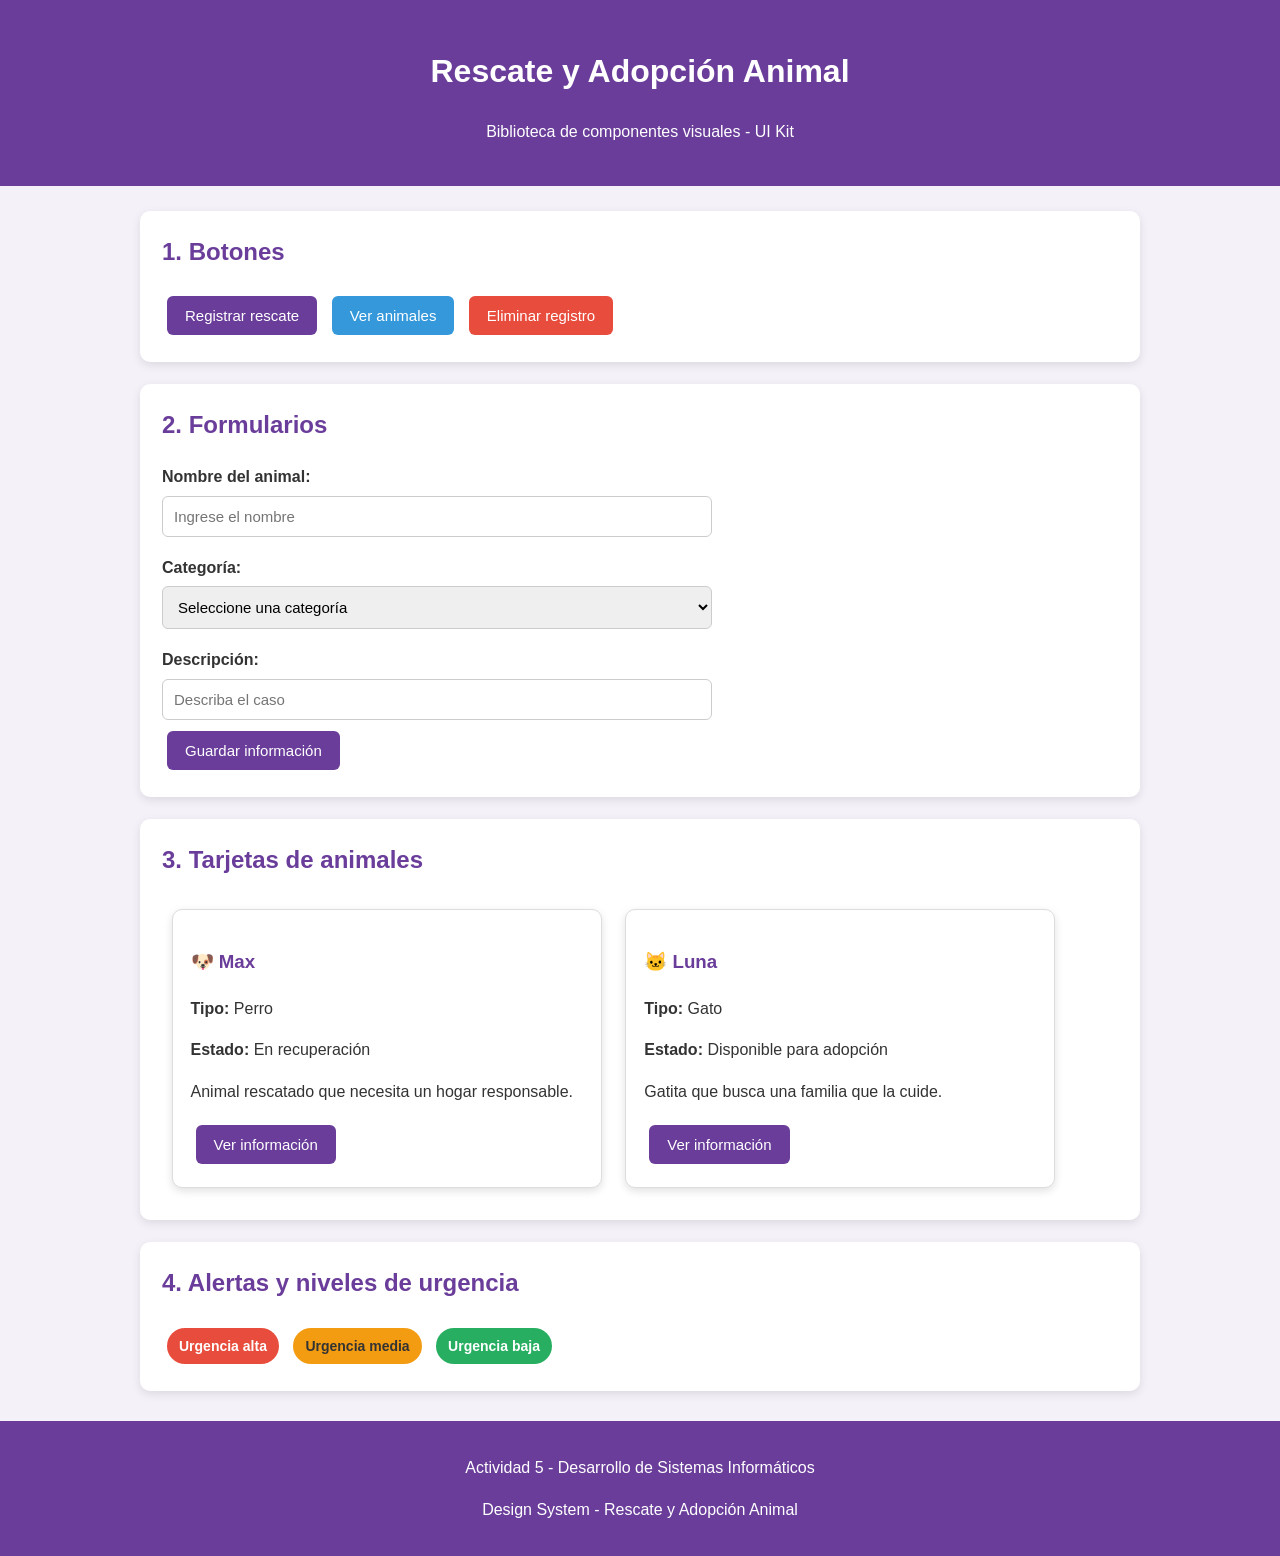
<file: index.html>
<!DOCTYPE html>
<html lang="es">
<head>
    <meta charset="UTF-8">
    <meta name="viewport" content="width=device-width, initial-scale=1.0">
    <title>UI Kit - Rescate Animal</title>
    <link rel="stylesheet" href="style.css">
</head>
<body>

    <header class="encabezado">
        <h1>Rescate y Adopción Animal</h1>
        <p>Biblioteca de componentes visuales - UI Kit</p>
    </header>

    <main class="contenedor">

        <section class="seccion">
            <h2>1. Botones</h2>
            <button class="btn btn-primario">Registrar rescate</button>
            <button class="btn btn-secundario">Ver animales</button>
            <button class="btn btn-peligro">Eliminar registro</button>
        </section>

        <section class="seccion">
            <h2>2. Formularios</h2>

            <form>
                <label for="nombre">Nombre del animal:</label>
                <input type="text" id="nombre" placeholder="Ingrese el nombre">

                <label for="categoria">Categoría:</label>
                <select id="categoria">
                    <option>Seleccione una categoría</option>
                    <option>Perro</option>
                    <option>Gato</option>
                    <option>Otro</option>
                </select>

                <label for="descripcion">Descripción:</label>
                <input type="text" id="descripcion" placeholder="Describa el caso">

                <button type="button" class="btn btn-primario">Guardar información</button>
            </form>
        </section>

        <section class="seccion">
            <h2>3. Tarjetas de animales</h2>

            <article class="tarjeta">
                <h3>🐶 Max</h3>
                <p><strong>Tipo:</strong> Perro</p>
                <p><strong>Estado:</strong> En recuperación</p>
                <p>Animal rescatado que necesita un hogar responsable.</p>
                <button class="btn btn-primario">Ver información</button>
            </article>

            <article class="tarjeta">
                <h3>🐱 Luna</h3>
                <p><strong>Tipo:</strong> Gato</p>
                <p><strong>Estado:</strong> Disponible para adopción</p>
                <p>Gatita que busca una familia que la cuide.</p>
                <button class="btn btn-primario">Ver información</button>
            </article>
        </section>

        <section class="seccion">
            <h2>4. Alertas y niveles de urgencia</h2>

            <span class="badge badge-alta">Urgencia alta</span>
            <span class="badge badge-media">Urgencia media</span>
            <span class="badge badge-baja">Urgencia baja</span>
        </section>

    </main>

    <footer class="pie">
        <p>Actividad 5 - Desarrollo de Sistemas Informáticos</p>
        <p>Design System - Rescate y Adopción Animal</p>
    </footer>

</body>
</html>
</file>
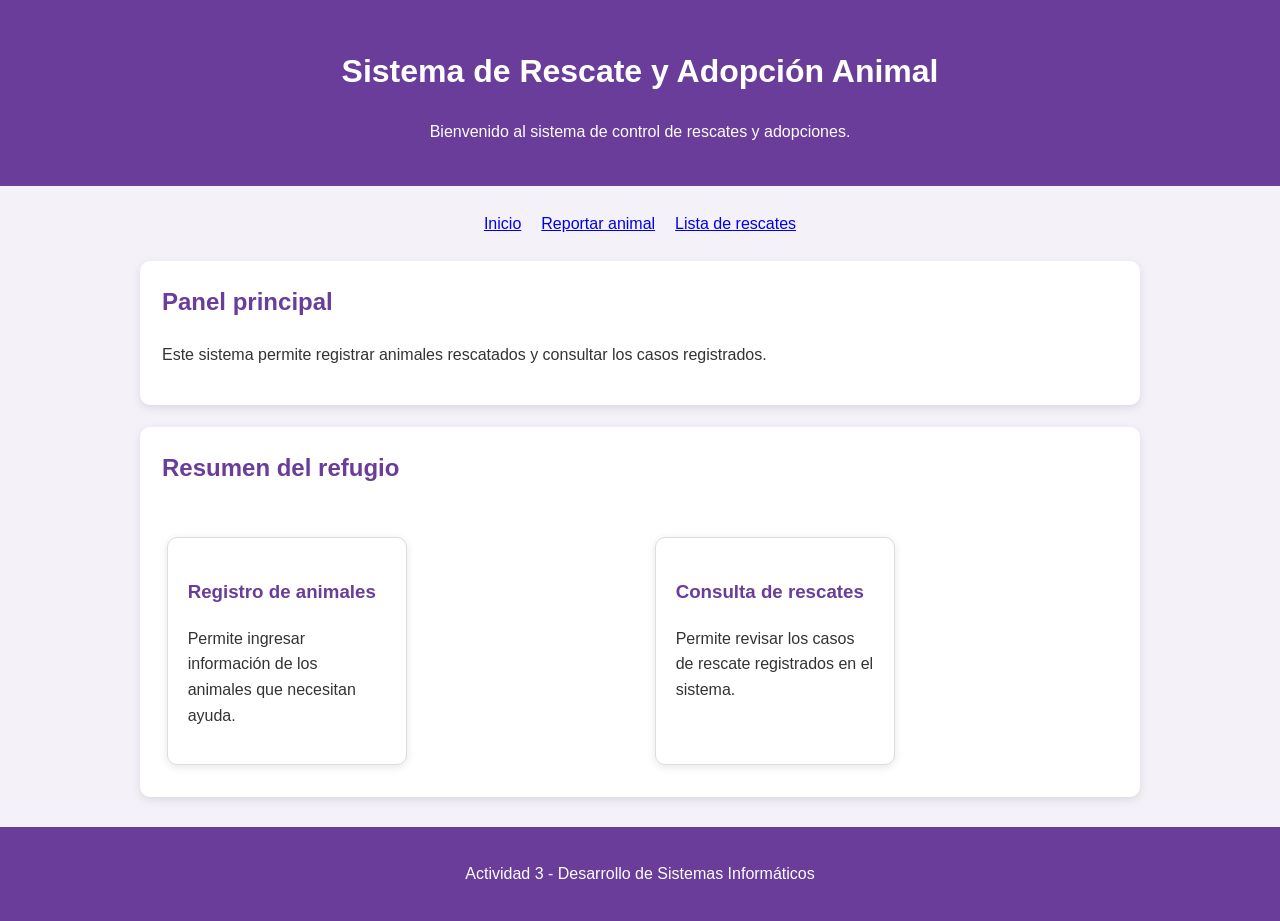
<file: ACTIVIDA6/index.html>
<!DOCTYPE html>
<html lang="es">
<head>
    <meta charset="UTF-8">
    <meta name="viewport" content="width=device-width, initial-scale=1.0">
    <title>Sistema de Rescate y Adopción Animal</title>
    <link rel="stylesheet" href="style.css">
</head>
<body>

    <header class="encabezado">
        <h1>Sistema de Rescate y Adopción Animal</h1>
        <p>Bienvenido al sistema de control de rescates y adopciones.</p>
    </header>

    <nav class="contenedor">
        <a href="index.html">Inicio</a>
        <a href="reportar.html">Reportar animal</a>
        <a href="rescates.html">Lista de rescates</a>
    </nav>

    <main class="contenedor">

        <section class="seccion">
            <h2>Panel principal</h2>
            <p>Este sistema permite registrar animales rescatados y consultar los casos registrados.</p>
        </section>

        <section class="seccion panel-grid">
            <h2>Resumen del refugio</h2>

            <article class="tarjeta">
                <h3>Registro de animales</h3>
                <p>Permite ingresar información de los animales que necesitan ayuda.</p>
            </article>

            <article class="tarjeta">
                <h3>Consulta de rescates</h3>
                <p>Permite revisar los casos de rescate registrados en el sistema.</p>
            </article>
        </section>

    </main>

    <footer class="pie">
        <p>Actividad 3 - Desarrollo de Sistemas Informáticos</p>
    </footer>

</body>
</html>
</file>
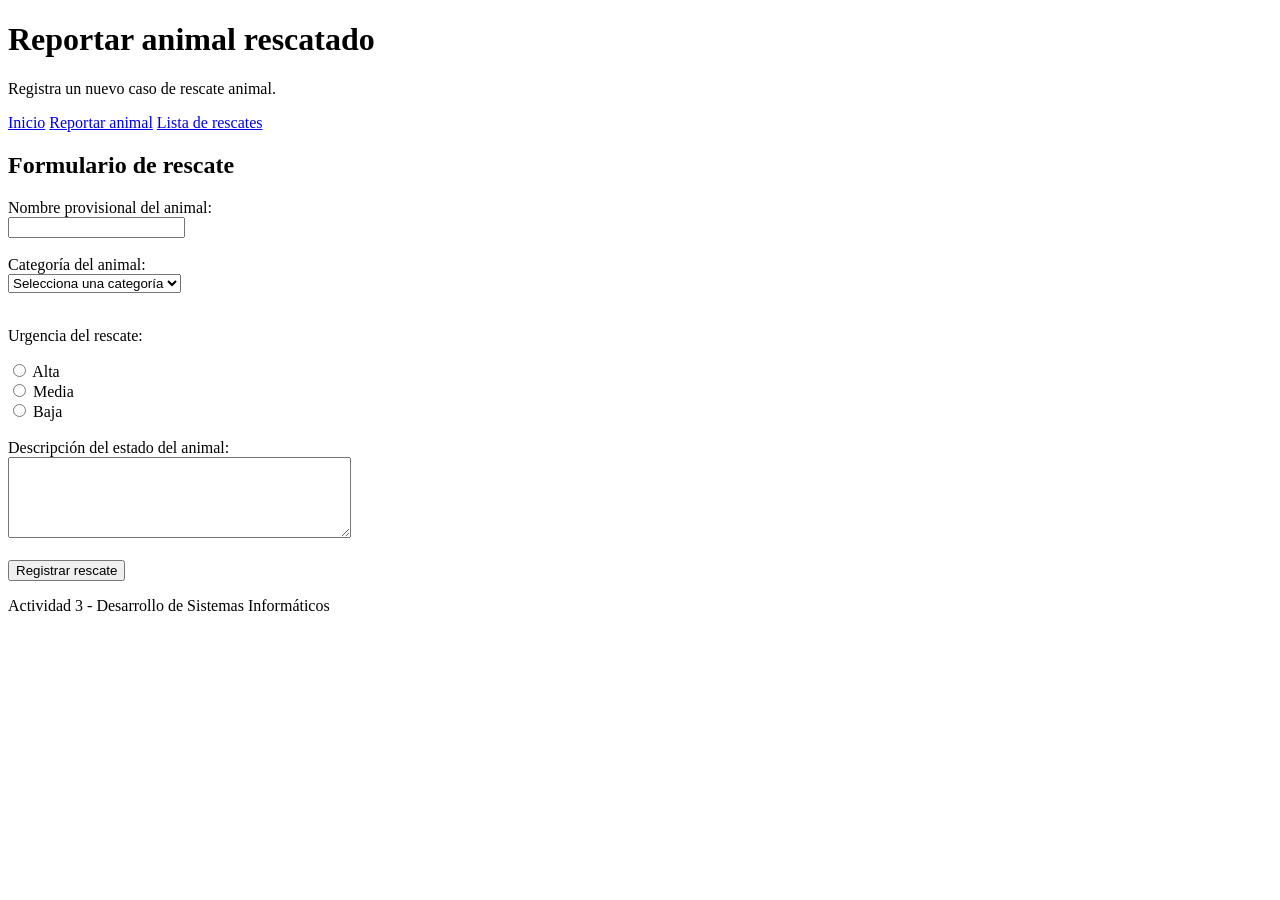
<file: reportar.html>
<!DOCTYPE html>
<html lang="es">
<head>
    <meta charset="UTF-8">
    <meta name="viewport" content="width=device-width, initial-scale=1.0">
    <title>Reportar animal rescatado</title>
</head>
<body>

    <header>
        <h1>Reportar animal rescatado</h1>
        <p>Registra un nuevo caso de rescate animal.</p>
    </header>

    <nav>
        <a href="index.html">Inicio</a>
        <a href="reportar.html">Reportar animal</a>
        <a href="rescates.html">Lista de rescates</a>
    </nav>

    <main>
        <section>
            <h2>Formulario de rescate</h2>

            <form action="#" method="post">

                <label for="nombre">Nombre provisional del animal:</label><br>
                <input type="text" id="nombre" name="nombre" required>
                <br><br>

                <label for="categoria">Categoría del animal:</label><br>
                <select id="categoria" name="categoria" required>
                    <option value="">Selecciona una categoría</option>
                    <option value="perros">Perros</option>
                    <option value="gatos">Gatos</option>
                    <option value="fauna-silvestre">Fauna Silvestre</option>
                </select>
                <br><br>

                <p>Urgencia del rescate:</p>

                <input type="radio" id="alta" name="urgencia" value="Alta" required>
                <label for="alta">Alta</label><br>

                <input type="radio" id="media" name="urgencia" value="Media">
                <label for="media">Media</label><br>

                <input type="radio" id="baja" name="urgencia" value="Baja">
                <label for="baja">Baja</label>
                <br><br>

                <label for="descripcion">Descripción del estado del animal:</label><br>
                <textarea id="descripcion" name="descripcion" rows="5" cols="40" required></textarea>
                <br><br>

                <button type="submit">Registrar rescate</button>

            </form>
        </section>
    </main>

    <footer>
        <p>Actividad 3 - Desarrollo de Sistemas Informáticos</p>
    </footer>

</body>
</html>
</file>
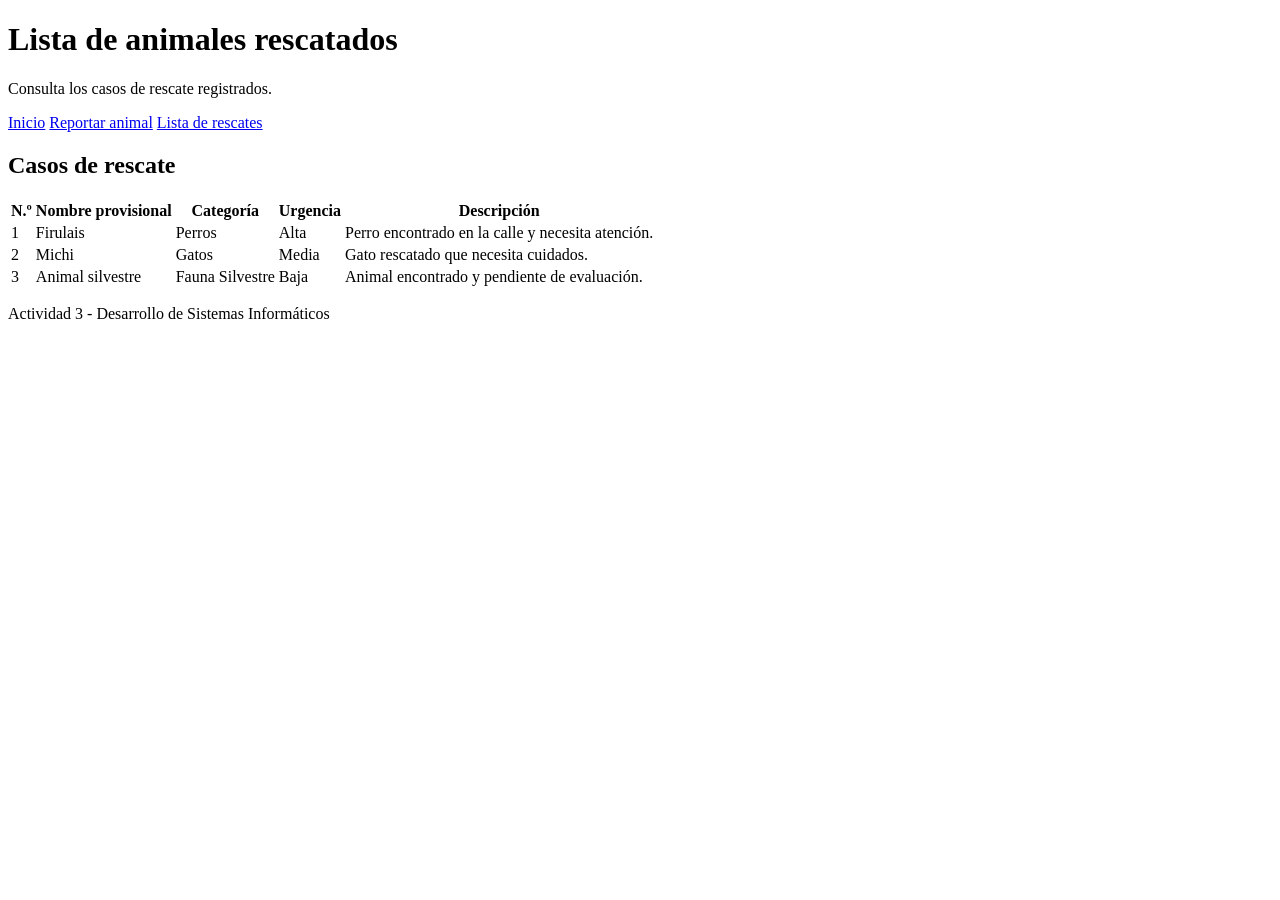
<file: rescates.html>
<!DOCTYPE html>
<html lang="es">
<head>
    <meta charset="UTF-8">
    <meta name="viewport" content="width=device-width, initial-scale=1.0">
    <title>Lista de rescates</title>
</head>
<body>

    <header>
        <h1>Lista de animales rescatados</h1>
        <p>Consulta los casos de rescate registrados.</p>
    </header>

    <nav>
        <a href="index.html">Inicio</a>
        <a href="reportar.html">Reportar animal</a>
        <a href="rescates.html">Lista de rescates</a>
    </nav>

    <main>
        <section>
            <h2>Casos de rescate</h2>

            <table>
                <thead>
                    <tr>
                        <th>N.º</th>
                        <th>Nombre provisional</th>
                        <th>Categoría</th>
                        <th>Urgencia</th>
                        <th>Descripción</th>
                    </tr>
                </thead>

                <tbody>
                    <tr>
                        <td>1</td>
                        <td>Firulais</td>
                        <td>Perros</td>
                        <td>Alta</td>
                        <td>Perro encontrado en la calle y necesita atención.</td>
                    </tr>

                    <tr>
                        <td>2</td>
                        <td>Michi</td>
                        <td>Gatos</td>
                        <td>Media</td>
                        <td>Gato rescatado que necesita cuidados.</td>
                    </tr>

                    <tr>
                        <td>3</td>
                        <td>Animal silvestre</td>
                        <td>Fauna Silvestre</td>
                        <td>Baja</td>
                        <td>Animal encontrado y pendiente de evaluación.</td>
                    </tr>
                </tbody>
            </table>
        </section>
    </main>

    <footer>
        <p>Actividad 3 - Desarrollo de Sistemas Informáticos</p>
    </footer>

</body>
</html>
</file>
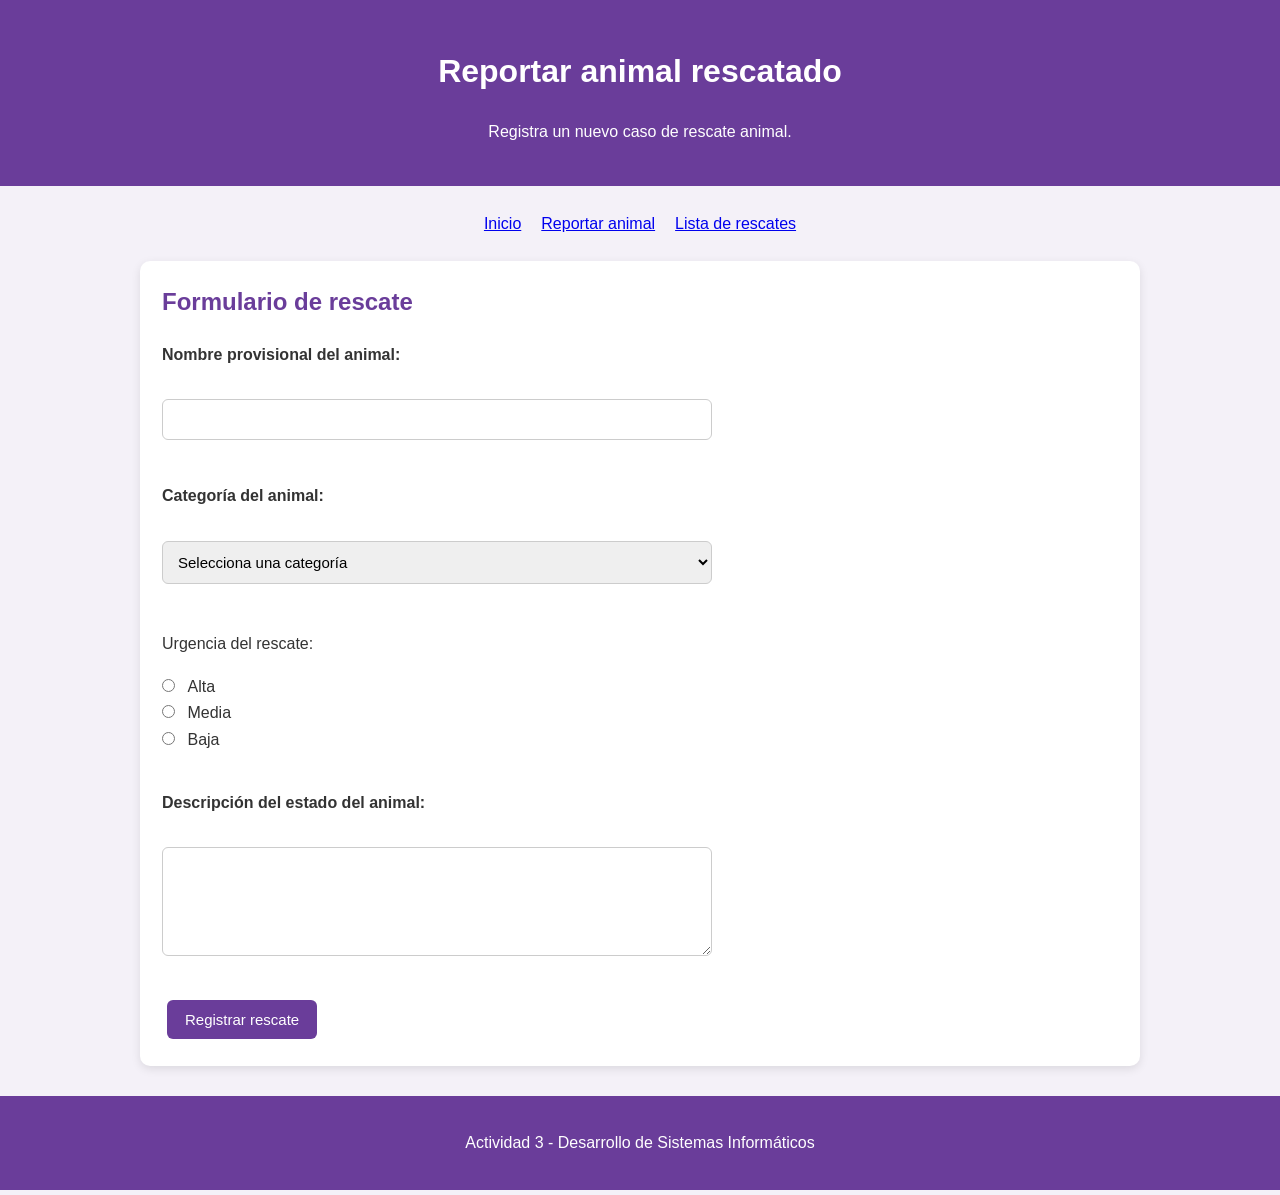
<file: ACTIVIDA6/reportar.html>
<!DOCTYPE html>
<html lang="es">
<head>
    <meta charset="UTF-8">
    <meta name="viewport" content="width=device-width, initial-scale=1.0">
    <title>Reportar animal rescatado</title>
    <link rel="stylesheet" href="style.css">
</head>
<body>

    <header class="encabezado">
        <h1>Reportar animal rescatado</h1>
        <p>Registra un nuevo caso de rescate animal.</p>
    </header>

    <nav class="contenedor">
        <a href="index.html">Inicio</a>
        <a href="reportar.html">Reportar animal</a>
        <a href="rescates.html">Lista de rescates</a>
    </nav>

    <main class="contenedor">
        <section class="seccion">
            <h2>Formulario de rescate</h2>

            <form action="#" method="post">

                <label for="nombre">Nombre provisional del animal:</label><br>
                <input type="text" id="nombre" name="nombre" required>
                <br><br>

                <label for="categoria">Categoría del animal:</label><br>
                <select id="categoria" name="categoria" required>
                    <option value="">Selecciona una categoría</option>
                    <option value="perros">Perros</option>
                    <option value="gatos">Gatos</option>
                    <option value="fauna-silvestre">Fauna Silvestre</option>
                </select>
                <br><br>

                <p>Urgencia del rescate:</p>

                <input type="radio" id="alta" name="urgencia" value="Alta" required>
                <label for="alta">Alta</label><br>

                <input type="radio" id="media" name="urgencia" value="Media">
                <label for="media">Media</label><br>

                <input type="radio" id="baja" name="urgencia" value="Baja">
                <label for="baja">Baja</label>
                <br><br>

                <label for="descripcion">Descripción del estado del animal:</label><br>
                <textarea id="descripcion" name="descripcion" rows="5" cols="40" required></textarea>
                <br><br>

                <button type="submit" class="btn btn-primario">Registrar rescate</button>

            </form>
        </section>
    </main>

    <footer class="pie">
        <p>Actividad 3 - Desarrollo de Sistemas Informáticos</p>
    </footer>

</body>
</html>
</file>
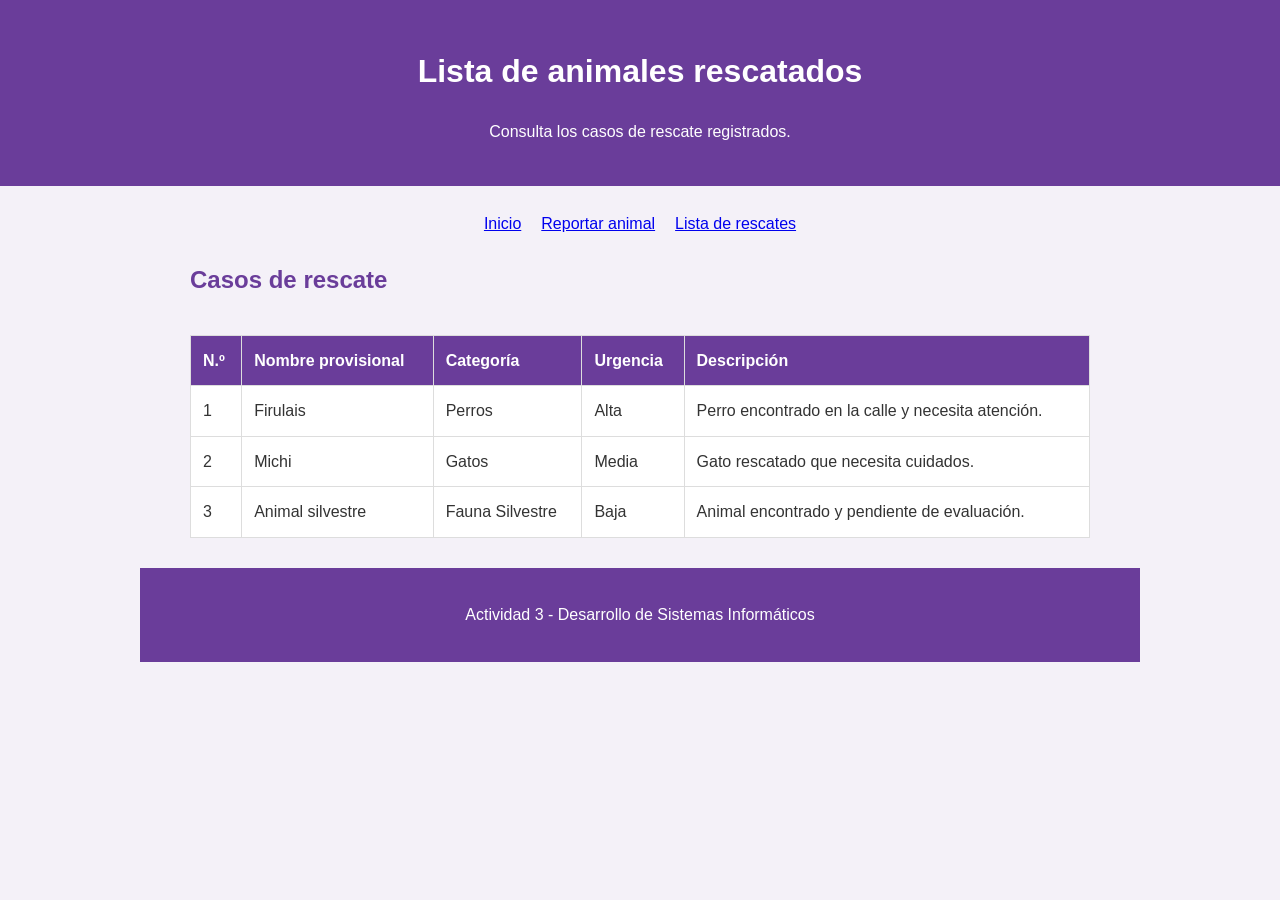
<file: ACTIVIDA6/rescates.html>
<!DOCTYPE html>
<html lang="es">
<head>
    <meta charset="UTF-8">
    <meta name="viewport" content="width=device-width, initial-scale=1.0">
    <title>Lista de rescates</title>
    <link rel="stylesheet" href="style.css">
</head>
<body>

    <header class="encabezado">
        <h1>Lista de animales rescatados</h1>
        <p>Consulta los casos de rescate registrados.</p>
    </header>

    <nav class="contenedor">
        <a href="index.html">Inicio</a>
        <a href="reportar.html">Reportar animal</a>
        <a href="rescates.html">Lista de rescates</a>
    </nav>

    <main class="contenedor">
        <main class="contenedor">
            <h2>Casos de rescate</h2>

           <div class="tabla-responsive">
            <table>
                <thead>
                    <tr>
                        <th>N.º</th>
                        <th>Nombre provisional</th>
                        <th>Categoría</th>
                        <th>Urgencia</th>
                        <th>Descripción</th>
                    </tr>
                </thead>

                <tbody>
                    <tr>
                        <td>1</td>
                        <td>Firulais</td>
                        <td>Perros</td>
                        <td>Alta</td>
                        <td>Perro encontrado en la calle y necesita atención.</td>
                    </tr>

                    <tr>
                        <td>2</td>
                        <td>Michi</td>
                        <td>Gatos</td>
                        <td>Media</td>
                        <td>Gato rescatado que necesita cuidados.</td>
                    </tr>

                    <tr>
                        <td>3</td>
                        <td>Animal silvestre</td>
                        <td>Fauna Silvestre</td>
                        <td>Baja</td>
                        <td>Animal encontrado y pendiente de evaluación.</td>
                    </tr>
                </tbody>
            </table>
            </div>
        </section>
    </main>

    <footer class="pie">
        <p>Actividad 3 - Desarrollo de Sistemas Informáticos</p>
    </footer>

</body>
</html>
</file>
<file: style.css>
/* 1. Variables de colores del sistema */
:root {
    --color-primario: #6a3d9a;
    --color-secundario: #3498db;
    --color-exito: #27ae60;
    --color-error: #e74c3c;
    --color-advertencia: #f39c12;
    --color-fondo: #f4f1f8;
    --color-texto: #333333;
    --color-blanco: #ffffff;
}

/* 2. Configuración general */
* {
    box-sizing: border-box;
}

body {
    margin: 0;
    font-family: Arial, sans-serif;
    background-color: var(--color-fondo);
    color: var(--color-texto);
    line-height: 1.6;
}

/* 3. Encabezado */
.encabezado {
    background-color: var(--color-primario);
    color: var(--color-blanco);
    text-align: center;
    padding: 25px;
}

/* 4. Contenedor principal */
.contenedor {
    width: 90%;
    max-width: 1000px;
    margin: 25px auto;
}

.seccion {
    background-color: var(--color-blanco);
    padding: 22px;
    margin-bottom: 22px;
    border-radius: 10px;
    box-shadow: 0 3px 10px rgba(0, 0, 0, 0.10);
}

h2 {
    color: var(--color-primario);
    margin-top: 0;
}

/* 5. Botones */
.btn {
    padding: 11px 18px;
    border: none;
    border-radius: 6px;
    cursor: pointer;
    font-size: 15px;
    margin: 5px;
    transition: background-color 0.3s;
}

.btn-primario {
    background-color: var(--color-primario);
    color: var(--color-blanco);
}

.btn-primario:hover {
    background-color: #4b2870;
}

.btn-secundario {
    background-color: var(--color-secundario);
    color: var(--color-blanco);
}

.btn-secundario:hover {
    background-color: #216b9c;
}

.btn-peligro {
    background-color: var(--color-error);
    color: var(--color-blanco);
}

.btn-peligro:hover {
    background-color: #b93227;
}

.btn:focus {
    outline: 3px solid var(--color-advertencia);
    outline-offset: 3px;
}

/* 6. Formularios */
form {
    max-width: 550px;
}

label {
    display: block;
    margin-top: 12px;
    font-weight: bold;
}

input,
select {
    width: 100%;
    padding: 11px;
    margin: 6px 0;
    border: 1px solid #cccccc;
    border-radius: 6px;
    font-size: 15px;
}

input:focus,
select:focus {
    outline: none;
    border-color: var(--color-primario);
    box-shadow: 0 0 5px rgba(106, 61, 154, 0.4);
}

/* 7. Tarjetas de animales */
.tarjeta {
    display: inline-block;
    vertical-align: top;
    width: 45%;
    min-width: 240px;
    margin: 10px 1%;
    padding: 18px;
    border-radius: 10px;
    background-color: var(--color-blanco);
    border: 1px solid #dddddd;
    box-shadow: 0 3px 8px rgba(0, 0, 0, 0.12);
}

.tarjeta h3 {
    color: var(--color-primario);
}

/* 8. Alertas y etiquetas */
.badge {
    display: inline-block;
    padding: 7px 12px;
    margin: 5px;
    border-radius: 20px;
    color: var(--color-blanco);
    font-size: 14px;
    font-weight: bold;
}

.badge-alta {
    background-color: var(--color-error);
}

.badge-media {
    background-color: var(--color-advertencia);
    color: #333333;
}

.badge-baja {
    background-color: var(--color-exito);
}

/* 9. Pie de página */
.pie {
    background-color: var(--color-primario);
    color: var(--color-blanco);
    text-align: center;
    padding: 18px;
    margin-top: 30px;
}

/* 10. Adaptación a pantallas pequeñas */
@media (max-width: 600px) {
    .contenedor {
        width: 95%;
    }

    .tarjeta {
        width: 100%;
        margin: 10px 0;
    }

    .btn {
        margin: 5px 0;
    }
}
</file>
<file: ACTIVIDA6/style.css>
/* 1. Variables de colores del sistema */
:root {
    --color-primario: #6a3d9a;
    --color-secundario: #3498db;
    --color-exito: #27ae60;
    --color-error: #e74c3c;
    --color-advertencia: #f39c12;
    --color-fondo: #f4f1f8;
    --color-texto: #333333;
    --color-blanco: #ffffff;
}

/* 2. Configuración general */
* {
    box-sizing: border-box;
}

body {
    margin: 0;
    font-family: Arial, sans-serif;
    background-color: var(--color-fondo);
    color: var(--color-texto);
    line-height: 1.6;
}

/* 3. Encabezado */
.encabezado {
    background-color: var(--color-primario);
    color: var(--color-blanco);
    text-align: center;
    padding: 25px;
}

/* 4. Contenedor principal */
.contenedor {
    width: 90%;
    max-width: 1000px;
    margin: 25px auto;
}

.seccion {
    background-color: var(--color-blanco);
    padding: 22px;
    margin-bottom: 22px;
    border-radius: 10px;
    box-shadow: 0 3px 10px rgba(0, 0, 0, 0.10);
}

h2 {
    color: var(--color-primario);
    margin-top: 0;
}

/* 5. Botones */
.btn {
    padding: 11px 18px;
    border: none;
    border-radius: 6px;
    cursor: pointer;
    font-size: 15px;
    margin: 5px;
    transition: background-color 0.3s;
}

.btn-primario {
    background-color: var(--color-primario);
    color: var(--color-blanco);
}

.btn-primario:hover {
    background-color: #4b2870;
}

.btn-secundario {
    background-color: var(--color-secundario);
    color: var(--color-blanco);
}

.btn-secundario:hover {
    background-color: #216b9c;
}

.btn-peligro {
    background-color: var(--color-error);
    color: var(--color-blanco);
}

.btn-peligro:hover {
    background-color: #b93227;
}

.btn:focus {
    outline: 3px solid var(--color-advertencia);
    outline-offset: 3px;
}

/* 6. Formularios */
form {
    max-width: 550px;
}

label {
    display: block;
    margin-top: 12px;
    font-weight: bold;
}
/* Alinear las opciones de urgencia */
input[type="radio"] + label {
    display: inline-block;
    margin: 0 20px 0 0;
    font-weight: normal;
}

input[type="text"],
select,
textarea {
    width: 100%;
    padding: 11px;
    margin: 6px 0;
    border: 1px solid #cccccc;
    border-radius: 6px;
    font-size: 15px;
}

input[type="radio"] {
    width: auto;
    margin: 6px 8px 6px 0;
}


input:focus,
select:focus {
    outline: none;
    border-color: var(--color-primario);
    box-shadow: 0 0 5px rgba(106, 61, 154, 0.4);
}

/* 7. Tarjetas de animales */
.tarjeta {
    display: inline-block;
    vertical-align: top;
    width: 45%;
    min-width: 240px;
    margin: 10px 1%;
    padding: 18px;
    border-radius: 10px;
    background-color: var(--color-blanco);
    border: 1px solid #dddddd;
    box-shadow: 0 3px 8px rgba(0, 0, 0, 0.12);
}

.tarjeta h3 {
    color: var(--color-primario);
}

/* 8. Alertas y etiquetas */
.badge {
    display: inline-block;
    padding: 7px 12px;
    margin: 5px;
    border-radius: 20px;
    color: var(--color-blanco);
    font-size: 14px;
    font-weight: bold;
}

.badge-alta {
    background-color: var(--color-error);
}

.badge-media {
    background-color: var(--color-advertencia);
    color: #333333;
}

.badge-baja {
    background-color: var(--color-exito);
}

/* 9. Pie de página */
.pie {
    background-color: var(--color-primario);
    color: var(--color-blanco);
    text-align: center;
    padding: 18px;
    margin-top: 30px;
}

/* 10. Adaptación a pantallas pequeñas */
/* 11. Estilos para la tabla de rescates */
table {
    width: 100%;
    border-collapse: collapse;
    margin-top: 15px;
    background-color: var(--color-blanco);
}

th,
td {
    padding: 12px;
    border: 1px solid #dddddd;
    text-align: left;
}

th {
    background-color: var(--color-primario);
    color: var(--color-blanco);
}
@media (max-width: 600px) {
    .contenedor {
        width: 95%;
    }

    .tarjeta {
        width: 100%;
        margin: 10px 0;
    }

    .btn {
        margin: 5px 0;
    }
}
/* Menú horizontal en escritorio */
nav.contenedor {
    display: flex;
    flex-direction: row;
    justify-content: center;
    align-items: center;
    gap: 20px;
    flex-wrap: wrap;
}

/* Menú vertical en dispositivos móviles */
@media (max-width: 767px) {
    nav.contenedor {
        display: flex;
        flex-direction: column;
        align-items: stretch;
        gap: 10px;
    }

    nav.contenedor a {
        display: block;
        width: 100%;
        padding: 10px;
    }
}
/* Tabla adaptable en móviles */
.tabla-responsive {
    width: 100%;
    overflow-x: auto;
}

.tabla-responsive table {
    min-width: 500px;
}
/* Organización del Dashboard con CSS Grid */
.panel-grid {
    display: grid ;
    grid-template-columns: repeat(2, minmax(0, 1fr));
    gap: 20px;
    align-items: stretch;
}



.panel-grid h2 {
    grid-column: 1 / -1;
}

.panel-grid article {
    background-color: var(--color-blanco);
    padding: 20px;
    border-radius: 10px;
    box-shadow: 0 2px 8px rgba(0, 0, 0, 0.1);
}

/* Una columna en móviles */
@media (max-width: 767px) {
    .panel-grid {
        grid-template-columns: 1fr;
    }
}
</file>
